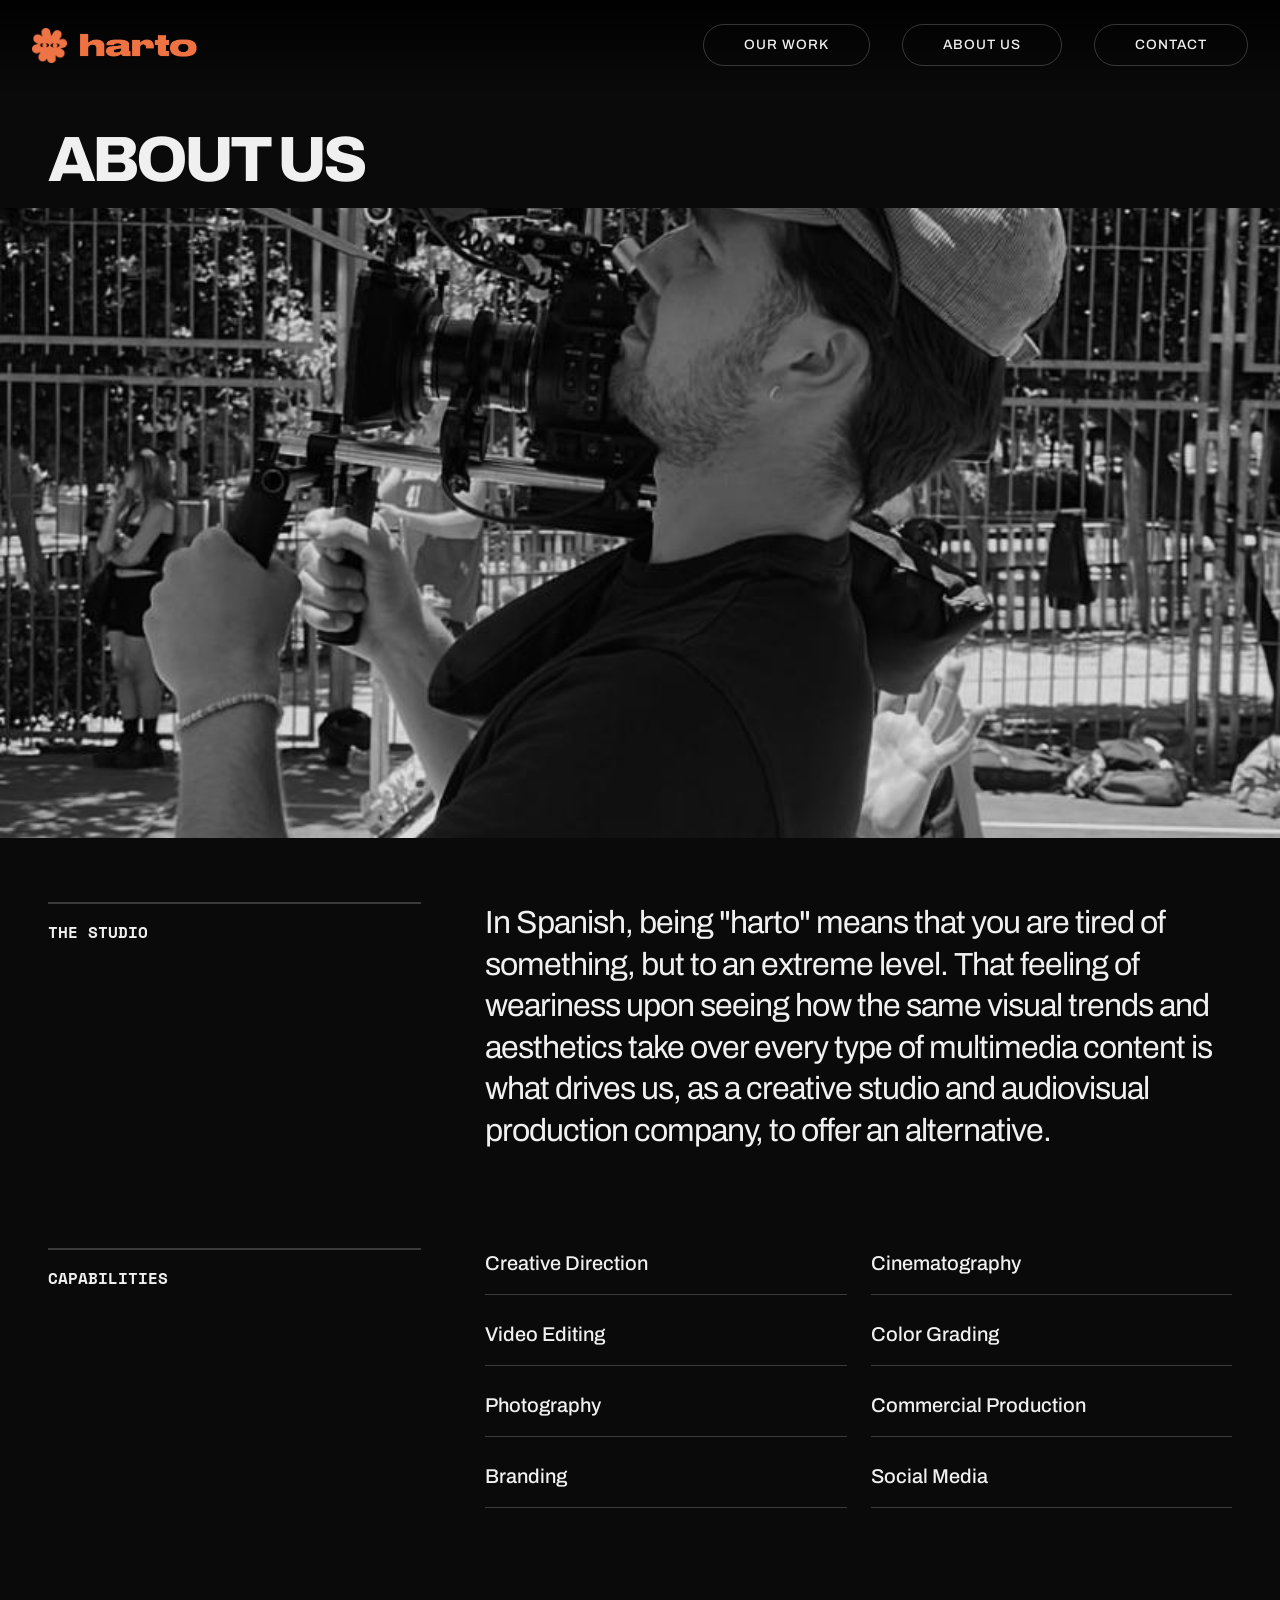
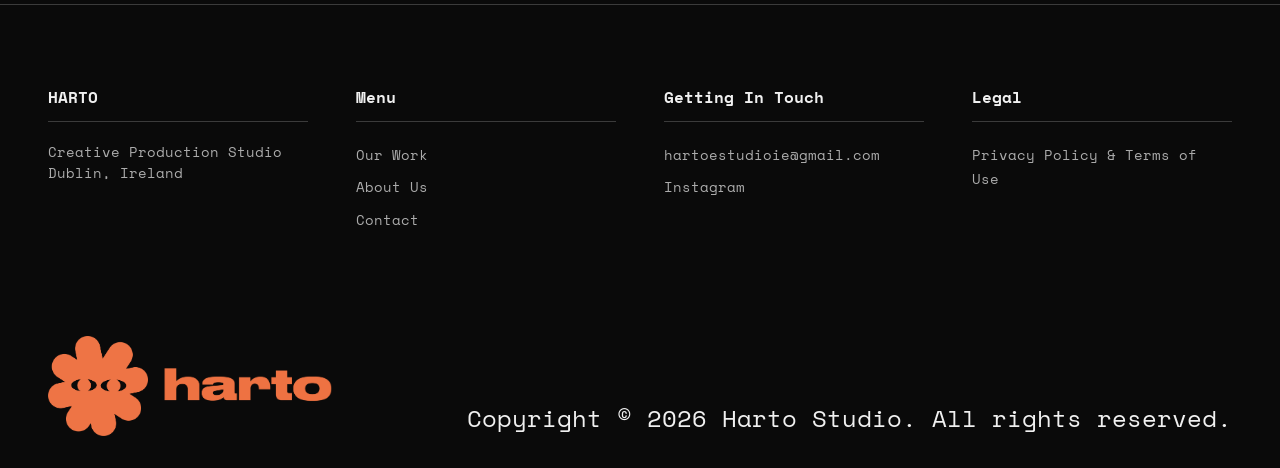
<file: about-us.html>
<!DOCTYPE html>
<html lang="en">

<head>
    <meta charset="UTF-8">
    <meta name="viewport" content="width=device-width, initial-scale=1.0, viewport-fit=cover">
    <title>Harto Studio — About Us</title>
    <link rel="icon" type="image/x-icon" href="./assets/images/harto-logo-icon.png">
    <link rel="stylesheet" href="./css/style.css">
</head>

<body>
    <!-- Navbar -->
    <nav class="navbar" id="navbar">
        <a href="index.html" class="navbar__brand">
            <img src="./assets/images/harto-logo-icon.png" alt="Harto Icon" class="logo-icon">
            <img src="./assets/images/harto-logo.png" alt="Harto Studio" class="logo-text">
        </a>
        <div class="navbar__links">
            <a href="our-work.html" class="nav-btn">Our Work</a>
            <a href="about-us.html" class="nav-btn">About Us</a>
            <a href="contact.html" class="nav-btn">Contact</a>
        </div>
        <button class="navbar__toggle" id="navbarToggle" aria-label="Toggle menu">
            <span></span><span></span><span></span>
        </button>
    </nav>

    <!-- Page Title -->
    <header class="page-header">
        <h1>About Us</h1>
    </header>

    <!-- Hero -->
    <div class="about-hero">
        <img src="./assets/images/about-us.jpeg" alt="Harto Studio Team">
    </div>

    <!-- About Section -->
    <section class="about-section">
        <div>
            <h2>The Studio</h2>
        </div>
        <div>
            <p>In Spanish, being "harto" means that you are tired of something, but to an extreme level. That feeling
                of weariness upon seeing how the same visual trends and aesthetics take over every type of multimedia
                content is what drives us, as a creative studio and audiovisual production company, to offer an
                alternative.</p>
        </div>
    </section>

    <section class="about-section">
        <div>
            <h2>Capabilities</h2>
        </div>
        <div>
            <ul class="services-list">
                <li>Creative Direction</li>
                <li>Cinematography</li>
                <li>Video Editing</li>
                <li>Color Grading</li>
                <li>Photography</li>
                <li>Commercial Production</li>
                <li>Branding</li>
                <li>Social Media</li>
            </ul>
        </div>
    </section>

    <!-- Footer -->
    <footer class="site-footer">
        <div class="footer-grid">
            <div class="footer-col">
                <h4>HARTO</h4>
                <p>Creative Production Studio<br>Dublin, Ireland</p>
            </div>
            <div class="footer-col">
                <h4>Menu</h4>
                <ul class="footer-links">
                    <li><a href="our-work.html">Our Work</a></li>
                    <li><a href="about-us.html">About Us</a></li>
                    <li><a href="contact.html">Contact</a></li>
                </ul>
            </div>
            <div class="footer-col">
                <h4>Getting in Touch</h4>
                <ul class="footer-links">
                    <li><a href="mailto:hartoestudioie@gmail.com">hartoestudioie@gmail.com</a></li>
                    <li><a href="https://www.instagram.com/hartostudio" target="_blank"
                            rel="noopener noreferrer">Instagram</a></li>
                </ul>
            </div>
            <div class="footer-col">
                <h4>Legal</h4>
                <ul class="footer-links">
                    <!-- ID triggers the JS modal -->
                    <li><a href="#" id="openPrivacyModal">Privacy Policy & Terms of Use</a></li>
                </ul>
            </div>
        </div>
        <div class="footer-bottom">
            <div class="footer-logo">
                <img src="./assets/images/harto-logo-icon.png" class="logo-icon" alt="Harto Logo">
                <img src="./assets/images/harto-logo.png" class="logo-text" alt="Harto Studio">
            </div>
            <div class="footer-copyright">
                Copyright &copy; 2026 Harto Studio. All rights reserved.
            </div>
        </div>
    </footer>

    <!-- Privacy & Terms Modal -->
    <div class="modal-overlay" id="privacyModal">
        <div class="modal-content">
            <button class="modal-close" id="closePrivacyModal" aria-label="Close modal">&times;</button>
            <h2>Legal</h2>
            <div class="modal-body">
                <h3>Terms of Use</h3>
                <p>Welcome to Harto Studio. By accessing our website, you agree to be bound by these terms. All content,
                    videos, and media displayed on this site are the exclusive property of Harto Studio unless otherwise
                    noted. You may not distribute, reproduce, or use our work without explicit written permission.</p>

                <h3>Privacy Policy</h3>
                <p>Your privacy is important to us. Any information collected through our contact form is used strictly
                    to
                    respond to your inquiries and project requests. We do not sell, trade, or otherwise transfer your
                    personal information to outside parties.</p>
            </div>
        </div>
    </div>

    <!-- JavaScript -->
    <script src="./js/script.js"></script>
</body>

</html>
</file>
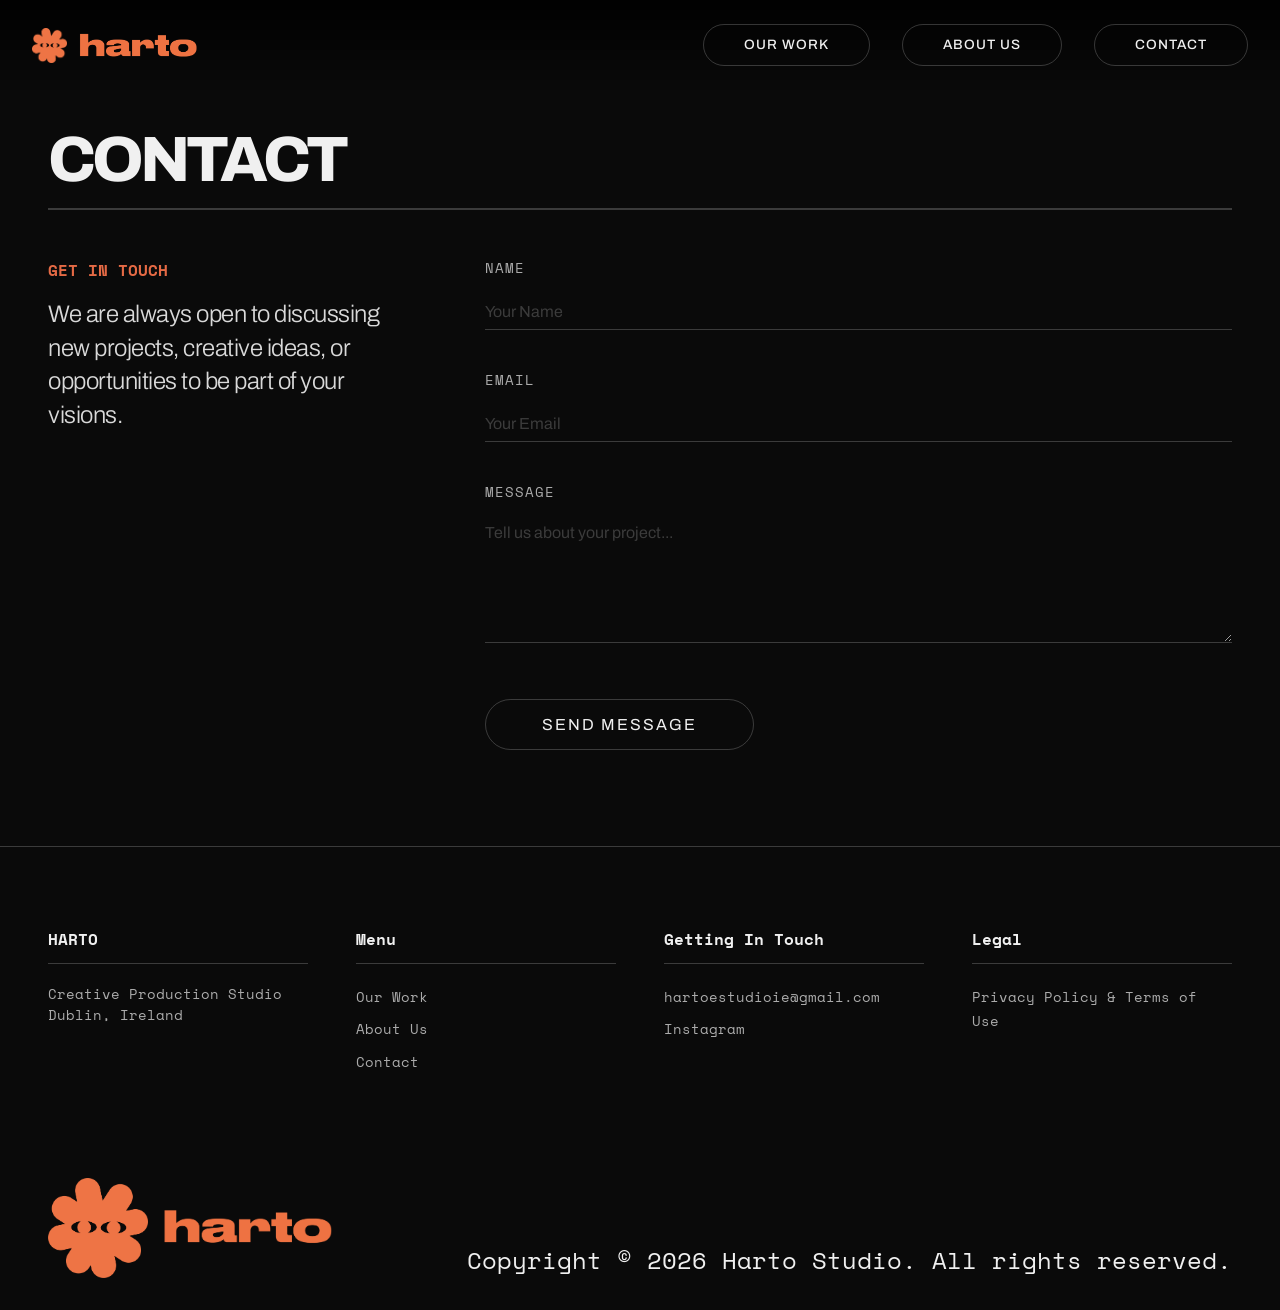
<file: contact.html>
<!DOCTYPE html>
<html lang="en">

<head>
    <meta charset="UTF-8">
    <meta name="viewport" content="width=device-width, initial-scale=1.0, viewport-fit=cover">
    <title>Harto Studio — Contact</title>
    <link rel="icon" type="image/x-icon" href="./assets/images/harto-logo-icon.png">
    <link rel="stylesheet" href="./css/style.css">
</head>

<body class="contact-page-wrapper">
    <!-- Navbar -->
    <nav class="navbar" id="navbar">
        <a href="index.html" class="navbar__brand">
            <img src="./assets/images/harto-logo-icon.png" alt="Harto Icon" class="logo-icon">
            <img src="./assets/images/harto-logo.png" alt="Harto Studio" class="logo-text">
        </a>
        <div class="navbar__links">
            <a href="our-work.html" class="nav-btn">Our Work</a>
            <a href="about-us.html" class="nav-btn">About Us</a>
            <a href="contact.html" class="nav-btn">Contact</a>
        </div>
        <button class="navbar__toggle" id="navbarToggle" aria-label="Toggle menu">
            <span></span><span></span><span></span>
        </button>
    </nav>

    <!-- Page Title -->
    <header class="page-header">
        <h1>Contact</h1>
    </header>

    <!-- Contact Form Section -->
    <main class="contact-section">
        <div class="contact-container">
            <div class="contact-info">
                <h3>Get in Touch</h3>
                <p>We are always open to discussing new projects, creative ideas, or opportunities to be part of your
                    visions.</p>
            </div>

            <div class="contact-form-wrapper">
                <form action="https://formspree.io/f/xjgdzkzr" method="POST" class="contact-form">

                    <div class="form-group">
                        <label for="name">Name</label>
                        <!-- 'name' attribute determines how the field is labeled in the email you receive -->
                        <input type="text" id="name" name="Sender Name" required placeholder="Your Name">
                    </div>

                    <div class="form-group">
                        <label for="email">Email</label>
                        <!-- Formspree uses the name="email" or name="_replyto" to allow you to hit "Reply" to the user -->
                        <input type="email" id="email" name="email" required placeholder="Your Email">
                    </div>

                    <div class="form-group">
                        <label for="message">Message</label>
                        <textarea id="message" name="Message" rows="5" required
                            placeholder="Tell us about your project..."></textarea>
                    </div>

                    <!-- OPTIONAL FORMSPREE CONFIGURATIONS -->
                    <!-- Uncomment the line below and change the URL if you want a custom thank-you page after submission -->
                    <!-- <input type="hidden" name="_next" value="https://yourwebsite.com/thanks.html"> -->

                    <input type="hidden" name="_subject" value="New inquiry from Harto Studio website!">

                    <button type="submit" class="submit-btn">Send Message</button>
                </form>
            </div>
        </div>
    </main>

    <!-- Footer -->
    <footer class="site-footer">
        <div class="footer-grid">
            <div class="footer-col">
                <h4>HARTO</h4>
                <p>Creative Production Studio<br>Dublin, Ireland</p>
            </div>
            <div class="footer-col">
                <h4>Menu</h4>
                <ul class="footer-links">
                    <li><a href="our-work.html">Our Work</a></li>
                    <li><a href="about-us.html">About Us</a></li>
                    <li><a href="contact.html">Contact</a></li>
                </ul>
            </div>
            <div class="footer-col">
                <h4>Getting in Touch</h4>
                <ul class="footer-links">
                    <li><a href="mailto:hartoestudioie@gmail.com">hartoestudioie@gmail.com</a></li>
                    <li><a href="https://www.instagram.com/hartostudio" target="_blank"
                            rel="noopener noreferrer">Instagram</a></li>
                </ul>
            </div>
            <div class="footer-col">
                <h4>Legal</h4>
                <ul class="footer-links">
                    <!-- ID triggers the JS modal -->
                    <li><a href="#" id="openPrivacyModal">Privacy Policy & Terms of Use</a></li>
                </ul>
            </div>
        </div>
        <div class="footer-bottom">
            <div class="footer-logo">
                <img src="./assets/images/harto-logo-icon.png" class="logo-icon" alt="Harto Logo">
                <img src="./assets/images/harto-logo.png" class="logo-text" alt="Harto Studio">
            </div>
            <div class="footer-copyright">
                Copyright &copy; 2026 Harto Studio. All rights reserved.
            </div>
        </div>
    </footer>

    <!-- Privacy & Terms Modal -->
    <div class="modal-overlay" id="privacyModal">
        <div class="modal-content">
            <button class="modal-close" id="closePrivacyModal" aria-label="Close modal">&times;</button>
            <h2>Legal</h2>
            <div class="modal-body">
                <h3>Terms of Use</h3>
                <p>Welcome to Harto Studio. By accessing our website, you agree to be bound by these terms. All content,
                    videos, and media displayed on this site are the exclusive property of Harto Studio unless otherwise
                    noted. You may not distribute, reproduce, or use our work without explicit written permission.</p>

                <h3>Privacy Policy</h3>
                <p>Your privacy is important to us. Any information collected through our contact form is used strictly
                    to
                    respond to your inquiries and project requests. We do not sell, trade, or otherwise transfer your
                    personal information to outside parties.</p>
            </div>
        </div>
    </div>

    <!-- JavaScript -->
    <script src="./js/script.js"></script>
</body>

</html>
</file>
<file: css/style.css>
/* =====================================================
   1. IMPORTS & VARIABLES
   ===================================================== */
@import url('https://fonts.googleapis.com/css2?family=Archivo:wght@300;400;500;600;700;800&family=Space+Mono:ital,wght@0,400;0,700;1,400&display=swap');

*,
*::before,
*::after {
    margin: 0;
    padding: 0;
    box-sizing: border-box;
}

:root {
    --navbar-height: 90px;
    --filmstrip-height: 100px;
    --color-bg: #0a0a0a;
    --color-text: #f0f0f0;
    --color-border: rgba(255, 255, 255, 0.2);
    --color-nav-bg: rgba(0, 0, 0, 0.9);
    --color-brand: #E56A45;
    --transition: 0.4s cubic-bezier(0.25, 1, 0.5, 1);
}

html {
    scroll-behavior: smooth;
}

body {
    font-family: 'Archivo', sans-serif;
    color: var(--color-text);
    background: var(--color-bg);
    line-height: 1.5;
    overflow-x: hidden;
}

/* =====================================================
   2. PAGE TRANSITIONS (Fade in/out, ignoring Navbar)
   ===================================================== */
@keyframes fadeInContent {
    from {
        opacity: 0;
    }

    to {
        opacity: 1;
    }
}

/* Fades in all main page wrappers smoothly, leaving nav untouched */
body>header,
body>main,
body>footer,
body>aside,
body>section,
body>div.about-hero {
    animation: fadeInContent 0.5s ease forwards;
    transition: opacity 0.5s ease;
}

/* Fades out all main page wrappers when navigating away */
body.fade-out>header,
body.fade-out>main,
body.fade-out>footer,
body.fade-out>aside,
body.fade-out>section,
body.fade-out>div.about-hero {
    opacity: 0;
    pointer-events: none;
}

/* =====================================================
   3. INTRO OVERLAY
   ===================================================== */
.intro-overlay {
    position: fixed;
    top: 0;
    left: 0;
    width: 100vw;
    height: 100dvh;
    background: #0a0a0a;
    z-index: 9999;
    display: flex;
    justify-content: center;
    align-items: center;
    transition: opacity 1s ease, visibility 1s ease;
}

.intro-overlay.hidden {
    opacity: 0;
    visibility: hidden;
}

.intro-content {
    display: flex;
    flex-direction: column;
    align-items: center;
    text-align: center;
}

.intro-icon {
    width: 80px;
    height: auto;
}

.intro-text {
    font-size: 1.5rem;
    color: #aaaaaa;
    font-weight: 400;
    letter-spacing: 3px;
    text-transform: uppercase;
    margin-top: 1.5rem;
}

.intro-brand {
    width: 250px;
    height: auto;
    margin-bottom: 1.5rem;
}

.intro-text-2 {
    font-size: 2rem;
    color: #aaaaaa;
    font-weight: 400;
    letter-spacing: 3px;
    text-transform: uppercase;
    margin-top: -2rem;
    margin-bottom: 2rem;
}

.enter-btn {
    font-family: 'Archivo', sans-serif;
    font-size: 1rem;
    text-transform: uppercase;
    letter-spacing: 2px;
    color: #ffffff;
    background: transparent;
    border: 1px solid rgba(255, 255, 255, 0.4);
    padding: 1rem 3.5rem;
    border-radius: 50px;
    cursor: pointer;
    transition: all var(--transition);
}

.enter-btn:hover {
    border-color: var(--color-brand);
    color: var(--color-brand);
}

/* =====================================================
   4. NAVBAR
   ===================================================== */
.navbar {
    position: fixed;
    top: 0;
    left: 0;
    width: 100%;
    height: var(--navbar-height);
    display: flex;
    align-items: center;
    justify-content: space-between;
    padding: 0 2rem;
    z-index: 1005;
    background: linear-gradient(to bottom, var(--color-nav-bg) 0%, transparent 100%);
}

.navbar__brand {
    display: flex;
    align-items: center;
    gap: 12px;
    position: relative;
    z-index: 1010;
}

.logo-icon {
    height: 35px;
    width: auto;
}

.logo-text {
    height: 35px;
    width: auto;
    margin-top: 4px;
}

.navbar__links {
    display: flex;
    gap: 2rem;
}

.nav-btn {
    text-decoration: none;
    color: var(--color-text);
    font-weight: 500;
    font-size: 0.85rem;
    text-transform: uppercase;
    letter-spacing: 1px;
    padding: 0.6rem 2.5rem;
    border: 1px solid var(--color-border);
    border-radius: 50px;
    background: transparent;
    transition: all var(--transition);
}

.nav-btn:hover {
    color: var(--color-brand);
    border-color: var(--color-brand);
}

.navbar__toggle {
    display: none;
    flex-direction: column;
    justify-content: space-between;
    width: 30px;
    height: 20px;
    background: transparent;
    border: none;
    cursor: pointer;
    z-index: 1010;
}

.navbar__toggle span {
    display: block;
    width: 100%;
    height: 2px;
    background: var(--color-text);
    transition: all var(--transition);
}

/* =====================================================
   5. HOME PAGE (Gallery & Filmstrip)
   ===================================================== */
.gallery {
    display: flex;
    width: 100vw;
    height: 100dvh;
    overflow-x: auto;
    overflow-y: hidden;
    scroll-snap-type: x mandatory;
    scrollbar-width: none;
}

.gallery::-webkit-scrollbar {
    display: none;
}

.gallery__item {
    flex: 0 0 100vw;
    height: 100dvh;
    scroll-snap-align: center;
    position: relative;
}

.gallery__link {
    display: flex;
    align-items: flex-end;
    width: 100%;
    height: 100%;
    padding: 5rem 3rem calc(var(--filmstrip-height) + 2rem);
    text-decoration: none;
    color: #ffffff;
}

.gallery__video {
    position: absolute;
    top: 0;
    left: 0;
    width: 100%;
    height: 100%;
    object-fit: cover;
    z-index: -2;
}

.gallery__item::after {
    content: '';
    position: absolute;
    bottom: 0;
    left: 0;
    width: 100%;
    height: 60%;
    background: linear-gradient(to top, rgba(0, 0, 0, 0.95) 0%, transparent 100%);
    z-index: -1;
    pointer-events: none;
}

.gallery__content h2 {
    font-size: 2vw;
    font-weight: 700;
    letter-spacing: -2px;
    line-height: 1;
    margin-bottom: 0.5rem;
    transition: color var(--transition);
    filter: drop-shadow(3px 3px 3px black);
}

.gallery__link:hover .gallery__content h2 {
    color: var(--color-brand);
}

.gallery__content p {
    font-size: 1rem;
    font-family: 'Space Mono', monospace;
    text-transform: uppercase;
    letter-spacing: 2px;
    opacity: 0.8;
}

.filmstrip {
    position: fixed;
    bottom: 0;
    left: 0;
    width: 100%;
    height: var(--filmstrip-height);
    display: flex;
    background: #000;
    z-index: 1000;
    overflow-x: auto;
    scrollbar-width: none;
}

.filmstrip::-webkit-scrollbar {
    display: none;
}

.filmstrip::before,
.filmstrip::after {
    content: '';
    margin: auto;
}

.filmstrip__item {
    flex: 0 0 auto;
    width: 180px;
    height: 100%;
    cursor: pointer;
    overflow: hidden;
    position: relative;
    border-right: 1px solid rgba(255, 255, 255, 0.1);
}

.filmstrip__item video {
    width: 100%;
    height: 100%;
    object-fit: cover;
    opacity: 0.5;
    transition: opacity var(--transition), transform var(--transition);
    pointer-events: none;
}

.filmstrip__item.active video {
    opacity: 1;
}

.filmstrip__item.active::after {
    content: '';
    position: absolute;
    top: 0;
    left: 0;
    width: 100%;
    height: 4px;
    background: var(--color-brand);
}

.filmstrip__item:hover video {
    opacity: 1;
    transform: scale(1.05);
}

/* =====================================================
   Page Headers
   ===================================================== */
.page-header {
    padding: 10rem 3rem 3rem;
    background: var(--color-bg);
}

.page-header h1 {
    font-size: 5vw;
    font-weight: 800;
    text-transform: uppercase;
    line-height: 0;
    letter-spacing: -4px;
    margin: 0;
}

/* =====================================================
   6. OUR WORK
   ===================================================== */
.work-grid {
    display: grid;
    grid-template-columns: 1fr 1fr;
    border-top: 1px solid var(--color-border);
}

.work-item {
    border-bottom: 1px solid var(--color-border);
    border-right: 1px solid var(--color-border);
    text-decoration: none;
    color: var(--color-text);
    display: block;
}

.work-item:nth-child(even) {
    border-right: none;
}

.work-item__image {
    width: 100%;
    aspect-ratio: 16/9;
    overflow: hidden;
    background: #000;
}

.work-item__image img,
.work-item__image video {
    width: 100%;
    height: 100%;
    object-fit: cover;
    transition: transform 0.6s ease;
}

.work-item:hover .work-item__image img,
.work-item:hover .work-item__image video {
    transform: scale(1.04);
}

.work-item__meta {
    display: flex;
    justify-content: space-between;
    padding: 1.5rem;
    font-family: 'Space Mono', monospace;
    font-size: 0.85rem;
    text-transform: uppercase;
    border-top: 1px solid var(--color-border);
}

.work-item__meta span:last-child {
    opacity: 0.6;
}

.work-item--center {
    display: flex;
    justify-content: center;
    align-items: center;
    cursor: default;
}

.work-item--center img {
    width: 30%;
    height: auto;
}

.brands-section {
    padding: 4rem 3rem;
    background: var(--color-bg);
    border-top: 1px solid var(--color-border);
    text-align: center;
}

.brands-title {
    font-size: 2rem;
    text-transform: uppercase;
    letter-spacing: 2px;
    margin-bottom: 3.5rem;
    color: var(--color-text);
}

.brands-container {
    display: flex;
    justify-content: center;
    align-items: center;
    flex-wrap: wrap;
    gap: 4.5rem;
    max-width: 1200px;
    margin: 0 auto;
}

.brand-logo {
    height: 50px;
    width: auto;
    object-fit: contain;
    opacity: 0.7;
    transition: opacity var(--transition), transform var(--transition);
}

.brand-logo:hover {
    opacity: 1;
    transform: scale(1.05);
}

/* =====================================================
   7. ABOUT US
   ===================================================== */
.about-hero {
    width: 100vw;
    height: 70vh;
    margin-bottom: 4rem;
    overflow: hidden;
}

.about-hero img {
    width: 100%;
    height: 100%;
    object-fit: cover;
}

.about-section {
    display: grid;
    grid-template-columns: 1fr 2fr;
    gap: 4rem;
    padding: 0 3rem 6rem;
}

.about-section h2 {
    font-family: 'Space Mono', monospace;
    font-size: 1rem;
    text-transform: uppercase;
    border-top: 2px solid var(--color-border);
    padding-top: 1rem;
}

.about-section p {
    font-size: 2rem;
    font-weight: 400;
    line-height: 1.3;
    letter-spacing: -1px;
}

.services-list {
    list-style: none;
    display: grid;
    grid-template-columns: 1fr 1fr;
    gap: 1.5rem;
    font-size: 1.25rem;
    font-weight: 500;
}

.services-list li {
    padding-bottom: 1rem;
    border-bottom: 1px solid var(--color-border);
}

/* =====================================================
   8. CONTACT
   ===================================================== */
.contact-page-wrapper {
    min-height: 100vh;
    display: flex;
    flex-direction: column;
}

.contact-section {
    padding: 0 3rem 6rem;
    background: var(--color-bg);
}

.contact-container {
    display: grid;
    grid-template-columns: 1fr 2fr;
    gap: 4rem;
    border-top: 2px solid var(--color-border);
    padding-top: 3rem;
}

.contact-info h3 {
    font-family: 'Space Mono', monospace;
    font-size: 1rem;
    text-transform: uppercase;
    margin-bottom: 1rem;
    color: var(--color-brand);
}

.contact-info p {
    font-size: 1.5rem;
    font-weight: 300;
    line-height: 1.4;
    letter-spacing: -0.5px;
    opacity: 0.9;
}

.contact-form {
    display: flex;
    flex-direction: column;
    gap: 2.5rem;
}

.form-group {
    display: flex;
    flex-direction: column;
    gap: 0.8rem;
}

.form-group label {
    font-family: 'Space Mono', monospace;
    font-size: 0.85rem;
    text-transform: uppercase;
    opacity: 0.7;
    letter-spacing: 1px;
}

.contact-form input,
.contact-form textarea {
    width: 100%;
    background: transparent;
    border: none;
    border-bottom: 1px solid var(--color-border);
    color: var(--color-text);
    font-family: 'Archivo', sans-serif;
    font-size: 1.25rem;
    padding: 0.5rem 0;
    transition: border-color var(--transition);
    resize: vertical;
}

.contact-form input:focus,
.contact-form textarea:focus {
    outline: none;
    border-bottom-color: var(--color-brand);
}

.contact-form input::placeholder,
.contact-form textarea::placeholder {
    color: rgba(255, 255, 255, 0.2);
    font-size: 1rem;
}

.submit-btn {
    align-self: flex-start;
    font-family: 'Archivo', sans-serif;
    font-size: 1rem;
    text-transform: uppercase;
    letter-spacing: 2px;
    color: var(--color-text);
    background: transparent;
    border: 1px solid var(--color-border);
    padding: 1rem 3.5rem;
    border-radius: 50px;
    cursor: pointer;
    transition: all var(--transition);
    margin-top: 1rem;
}

.submit-btn:hover {
    border-color: var(--color-brand);
    color: var(--color-brand);
}

/* =====================================================
   9. FOOTER
   ===================================================== */
.site-footer {
    background: var(--color-bg);
    color: var(--color-text);
    padding: 5rem 3rem 2rem;
    font-family: 'Space Mono', monospace;
    border-top: 1px solid var(--color-border);
}

.footer-grid {
    display: grid;
    grid-template-columns: repeat(4, 1fr);
    gap: 3rem;
    margin-bottom: 6rem;
}

.footer-col h4 {
    font-size: 1rem;
    font-weight: 700;
    text-transform: capitalize;
    border-bottom: 1px solid var(--color-border);
    padding-bottom: 0.8rem;
    margin-bottom: 1.2rem;
}

.footer-col p,
.footer-col a {
    font-size: 0.85rem;
    color: var(--color-text);
    opacity: 0.7;
    line-height: 1.6;
    text-decoration: none;
    transition: color var(--transition);
}

.footer-col a:hover {
    color: var(--color-brand);
    opacity: 1;
}

.footer-links {
    list-style: none;
}

.footer-links li {
    margin-bottom: 0.5rem;
}

.mt-2 {
    margin-top: 3rem;
}

.footer-bottom {
    display: flex;
    justify-content: space-between;
    align-items: flex-end;
}

.footer-logo {
    display: flex;
    align-items: center;
    gap: 15px;
}

.footer-logo .logo-icon {
    height: 100px;
    width: auto;
}

.footer-logo .logo-text {
    height: 50px;
    width: auto;
    margin-top: 5px;
}

.footer-copyright {
    font-size: 1.5rem;
    font-weight: 400;
}

/* =====================================================
   10. MODAL (Privacy & Terms)
   ===================================================== */
.modal-overlay {
    position: fixed;
    top: 0;
    left: 0;
    width: 100vw;
    height: 100dvh;
    background: rgba(0, 0, 0, 0.85);
    backdrop-filter: blur(5px);
    z-index: 10000;
    display: flex;
    justify-content: center;
    align-items: center;
    opacity: 0;
    visibility: hidden;
    transition: opacity var(--transition), visibility var(--transition);
}

.modal-overlay.active {
    opacity: 1;
    visibility: visible;
}

.modal-content {
    background: var(--color-bg);
    border: 1px solid var(--color-border);
    width: 90%;
    max-width: 800px;
    max-height: 80vh;
    padding: 4rem 3rem;
    position: relative;
    overflow-y: auto;
    transform: translateY(30px);
    transition: transform var(--transition);
}

.modal-overlay.active .modal-content {
    transform: translateY(0);
}

.modal-content h2 {
    font-size: 2.5rem;
    font-weight: 700;
    letter-spacing: -1px;
    margin-bottom: 1rem;
    border-bottom: 1px solid var(--color-border);
    padding-bottom: 1rem;
}

.modal-close {
    position: absolute;
    top: 1.5rem;
    right: 2rem;
    background: transparent;
    border: none;
    color: var(--color-text);
    font-size: 2.5rem;
    cursor: pointer;
    line-height: 1;
    transition: color var(--transition);
}

.modal-close:hover {
    color: var(--color-brand);
}

.modal-body {
    font-size: 1rem;
    line-height: 1.6;
    opacity: 0.8;
}

.modal-body h3 {
    color: var(--color-brand);
    margin: 2rem 0 0.5rem;
    font-family: 'Space Mono', monospace;
    text-transform: uppercase;
    font-size: 1rem;
    letter-spacing: 1px;
}

.footer-legal a {
    font-family: 'Space Mono', monospace;
    font-size: 0.85rem;
    color: var(--color-text);
    opacity: 0.5;
    text-decoration: none;
    text-transform: uppercase;
    transition: all var(--transition);
}

.footer-legal a:hover {
    opacity: 1;
    color: var(--color-brand);
}

/* =====================================================
   11. PROJECT PAGES (Individual Video/Gallery)
   ===================================================== */
.project-hero {
    position: relative;
    width: 100vw;
    height: 100dvh;
    overflow: hidden;
}

.project-hero__video {
    width: 100%;
    height: 100%;
    object-fit: cover;
}

.project-header {
    text-align: center;
    padding: 6rem 2rem;
    background: var(--color-bg);
}

.project-header h1 {
    font-size: 4rem;
    font-weight: 700;
    letter-spacing: -2px;
    margin-bottom: 0.5rem;
}

.project-header p {
    font-family: 'Space Mono', monospace;
    font-size: 1rem;
    opacity: 0.7;
    text-transform: uppercase;
    letter-spacing: 2px;
}

.project-meta {
    margin-bottom: 4rem;
}

.project-description {
    max-width: 1000px;
    margin: 0 auto;
    text-align: left;
    display: flex;
    flex-direction: column;
    gap: 1.2rem;
}

.project-description h3 {
    font-size: 2rem;
    font-weight: 400;
    line-height: 1.3;
    letter-spacing: -1px;
}

.project-header .project-description p {
    font-family: 'Archivo', sans-serif;
    font-size: 1.15rem;
    font-weight: 300;
    text-transform: none;
    letter-spacing: normal;
    opacity: 0.85;
    line-height: 1.6;
}

.project-gallery {
    display: flex;
    flex-direction: column;
    width: 100vw;
    background: var(--color-bg);
}

.gallery-row {
    display: flex;
    width: 100%;
}

.gallery-row img {
    width: 100%;
    height: auto;
    object-fit: cover;
    display: block;
}

.gallery-row--full img {
    width: 100%;
}

.gallery-row--half img {
    width: 50%;
}

.gallery-row--asym img:first-child {
    width: 60%;
}

.gallery-row--asym img:last-child {
    width: 40%;
}

/* =====================================================
   12. RESPONSIVENESS
   ===================================================== */
@media (max-width: 1024px) {
    .contact-container {
        grid-template-columns: 1fr;
        gap: 3rem;
    }

    .footer-grid {
        grid-template-columns: repeat(2, 1fr);
    }

    .about-section {
        grid-template-columns: 1fr;
        gap: 2rem;
    }

    .about-section p {
        font-size: 1.5rem;
    }

    .brands-container {
        gap: 3rem;
    }

    .brand-logo {
        height: 35px;
    }
}

@media (max-width: 900px) {
    .navbar {
        justify-content: space-between;
    }

    .logo-text {
        display: none;
    }

    .navbar__links {
        position: fixed;
        top: 0;
        right: -100%;
        width: 100vw;
        height: 100dvh;
        background: var(--color-bg);
        flex-direction: column;
        justify-content: flex-start;
        padding-top: 25dvh;
        align-items: center;
        gap: 2.5rem;
        transition: right var(--transition);
    }

    .navbar__links.active {
        right: 0;
    }

    .navbar__toggle {
        display: flex;
        position: relative;
        z-index: 1010;
    }

    .navbar__toggle.open span:nth-child(1) {
        transform: rotate(45deg) translate(5px, 5px);
    }

    .navbar__toggle.open span:nth-child(2) {
        opacity: 0;
    }

    .navbar__toggle.open span:nth-child(3) {
        transform: rotate(-45deg) translate(5px, -5px);
    }

    .nav-btn {
        border: none;
        font-size: 1.5rem;
    }

    .work-grid {
        grid-template-columns: 1fr;
    }

    .work-item {
        border-right: none;
    }

    .page-header h1 {
        font-size: 10vw;
    }
}

@media (max-width: 768px) {
    .intro-icon {
        width: 60px;
    }

    .intro-text {
        font-size: 1.2rem;
        margin-top: 1rem;
    }

    .intro-brand {
        width: 180px;
        margin-bottom: 1rem;
    }

    .intro-text-2 {
        font-size: 1.5rem;
        margin-top: -1.5rem;
        margin-bottom: 1.5rem;
    }

    .page-header {
        padding: 8rem 2rem 2rem;
    }

    .about-section,
    .contact-section {
        padding: 0 2rem 4rem;
    }

    .site-footer {
        padding: 4rem 2rem 2rem;
    }

    .project-header {
        padding: 5rem 1.5rem;
    }

    .project-description h3 {
        font-size: 1.5rem;
    }

    .project-header .project-description p {
        font-size: 1rem;
    }

    .footer-grid {
        grid-template-columns: 1fr;
        gap: 2.5rem;
        margin-bottom: 4rem;
    }

    .footer-bottom {
        flex-direction: column;
        align-items: flex-start;
        gap: 1.5rem;
    }

    .gallery__content h2 {
        font-size: 2.5rem;
    }

    .project-header h1 {
        font-size: 2.5rem;
    }

    .gallery-row--half,
    .gallery-row--asym {
        flex-direction: column;
    }

    .gallery-row--half img,
    .gallery-row--asym img:first-child,
    .gallery-row--asym img:last-child {
        width: 100%;
    }

    .services-list {
        grid-template-columns: 1fr;
    }

    .brands-section {
        padding: 4rem 2rem;
    }

    .brands-container {
        gap: 2rem;
    }

    .brand-logo {
        height: 30px;
        max-width: 40%;
    }
}

@media (max-width: 480px) {
    .page-header h1 {
        font-size: 12vw;
    }

    .footer-copyright {
        font-size: 1rem;
    }

    .brands-container {
        gap: 1.5rem;
    }

    .brand-logo {
        height: 25px;
        max-width: 45%;
    }
}
</file>
